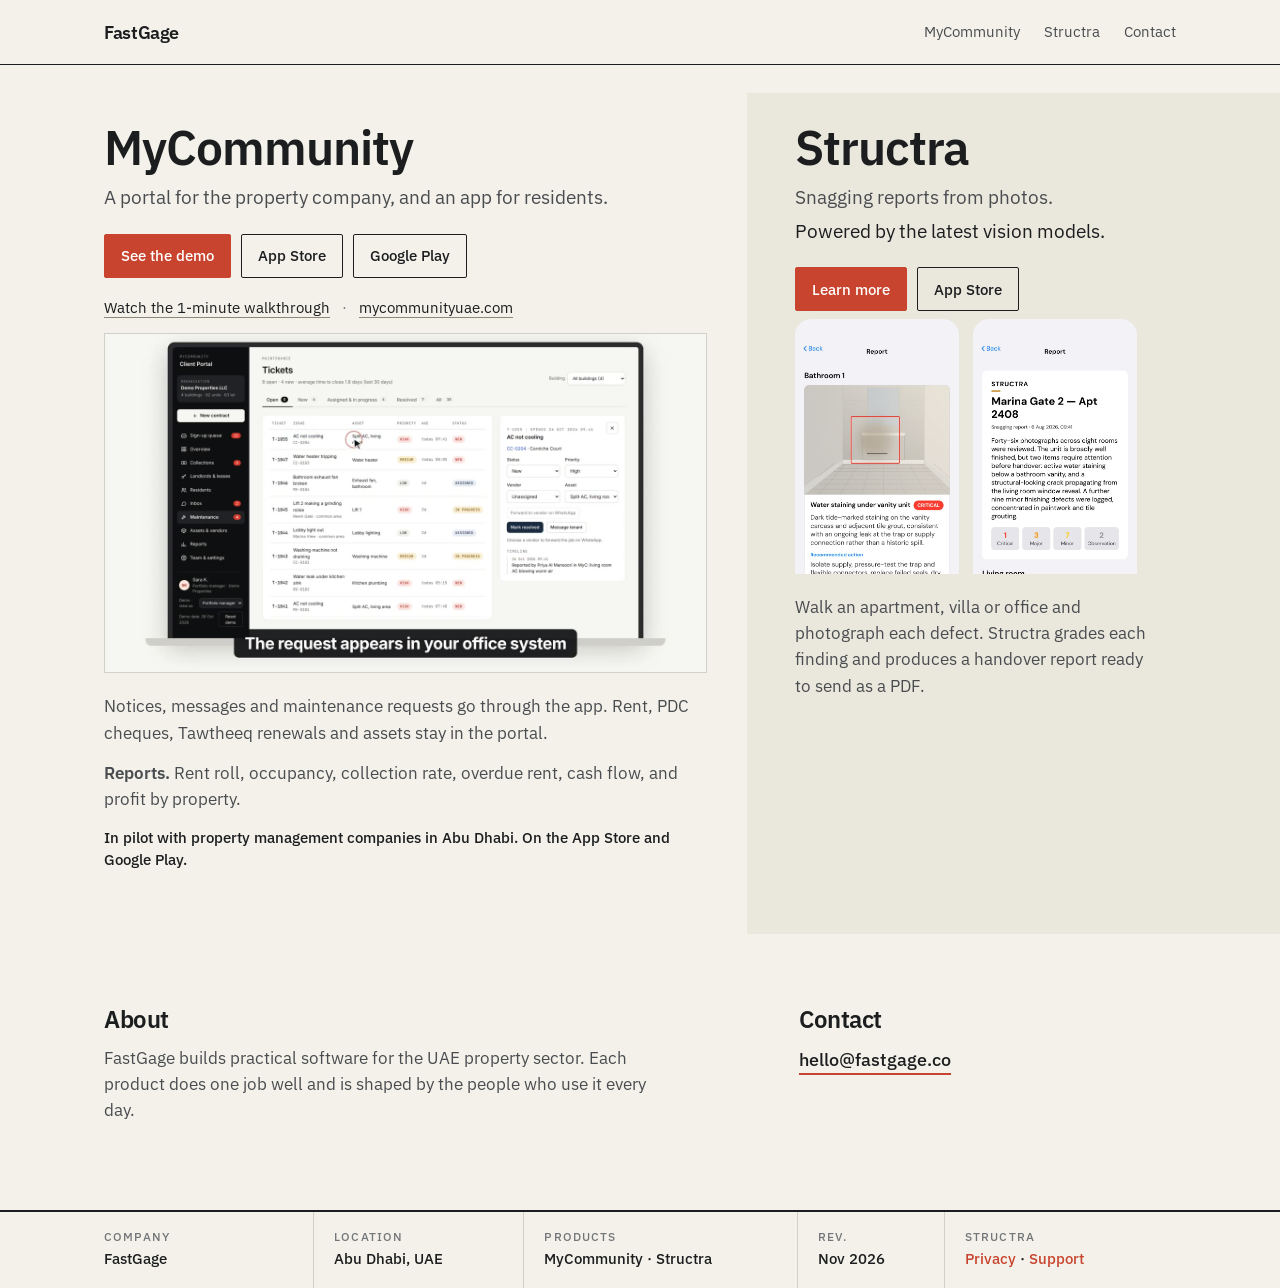
<file: index.html>
<!DOCTYPE html>
<html lang="en">
<head>
  <meta charset="UTF-8">
  <meta name="viewport" content="width=device-width, initial-scale=1.0">
  <title>FastGage — software for property operations</title>
  <meta name="description" content="Focused software for property managers and inspectors in the UAE. Makers of MyCommunity and Structra.">
  <meta name="theme-color" content="#F3F1EA">
  <link rel="canonical" href="https://www.fastgage.co/">

  <meta property="og:type" content="website">
  <meta property="og:site_name" content="FastGage">
  <meta property="og:url" content="https://www.fastgage.co/">
  <meta property="og:title" content="FastGage — software for property operations">
  <meta property="og:description" content="Focused software for property managers and inspectors in the UAE. Makers of MyCommunity and Structra.">
  <meta name="twitter:card" content="summary">
  <meta name="twitter:title" content="FastGage — software for property operations">
  <meta name="twitter:description" content="Focused software for property managers and inspectors in the UAE. Makers of MyCommunity and Structra.">

  <link rel="preconnect" href="https://fonts.googleapis.com">
  <link rel="preconnect" href="https://fonts.gstatic.com" crossorigin>
  <link href="https://fonts.googleapis.com/css2?family=IBM+Plex+Sans:wght@400;500;600&display=swap" rel="stylesheet">
  <link rel="stylesheet" href="home.css">
  <style>
    .pair {
      display: grid;
      align-items: stretch;
      margin-top: 28px;
    }
    .pair .product {
      padding: 28px 0 48px;
      border-bottom: 0;
      min-width: 0;
    }
    #structra { background: var(--paper-2); }
    .pair .media { margin: 8px 0 20px; }
    .pair .frame { border: 0; background: transparent; padding: 0; }
    .pair .frame.phones {
      justify-content: flex-start;
      gap: 14px;
      padding: 0;
      background: transparent;
      overflow: hidden;
    }
    .pair .frame.phones img {
      width: min(46%, 168px);
      border: 0;
      border-radius: 16px 16px 0 0;
      box-shadow: none;
    }
    .pair .copy .vision {
      color: var(--ink);
      font-weight: 500;
      margin-bottom: 0;
    }
    #structra .line { margin-bottom: 4px; }
    .pair .copy p { max-width: none; }

    .reports { color: var(--ink); margin-top: 2px; }
    .reports b { font-weight: 600; }

    #mycommunity .status {
      color: var(--ink);
      font-weight: 500;
      margin-top: 8px;
    }

    @media (min-width: 860px) {
      .pair { grid-template-columns: 1.5fr 1fr; }
      #mycommunity { padding-right: 40px; }
      #structra { padding: 28px 24px 48px 48px; }
    }

    @media (max-width: 859px) {
      .pair { margin-top: 8px; }
      #structra { margin: 16px -24px 0; padding: 36px 24px 44px; }
    }

    .stage { position: relative; z-index: 0; }
    :root { --draw: #8C877A; }

    /* Red stays on buttons and one arc per side; links underline in warm grey. */
    .more a { text-decoration-color: var(--draw); }
    .pair .copy .vision { font-weight: 400; }

    /* The loop's own background is lighter than the page, so frame it on purpose. */
    #mycommunity .frame { border: 1px solid var(--line); background: #F6F7F2; }
    #mycommunity .frame video { background: #F6F7F2; }

    .field, .skyline { display: none; pointer-events: none; }
    @media (min-width: 860px) {
      .field {
        display: block;
        position: absolute;
        z-index: -1;
        top: 0;
        right: 0;
        bottom: 0;
        left: calc((100% - min(100%, 1120px)) / 2 + 24px + (min(100%, 1120px) - 48px) * 0.6);
        background: var(--paper-2);
      }
    }
    /* Line-drawn elevations and construction arcs in the side margins. */
    .skyline { fill: none; stroke-width: 1; stroke-linecap: round; }
    .skyline * { vector-effect: non-scaling-stroke; }
    .skyline .bldg { stroke: var(--draw); stroke-width: 1.5; }
    .skyline .floors { stroke: var(--draw); opacity: 0.5; }
    .skyline .arc { stroke: var(--draw); opacity: 0.7; }
    .skyline .arc.dash { stroke-dasharray: 2 6; }
    .skyline .arc.red { stroke: var(--red); opacity: 0.6; }
    @media (min-width: 1440px) {
      .skyline {
        display: block;
        position: absolute;
        z-index: -1;
        top: 0;
        width: min(calc((100% - var(--max)) / 2), 340px);
        height: 100%;
      }
      .skyline.left { right: calc(50% + var(--max) / 2); }
      .skyline.right { left: calc(50% + var(--max) / 2); }
    }
  </style>
</head>
<body>
  <header class="nav">
    <div class="wrap nav-inner">
      <a class="logo" href="/">FastGage</a>
      <nav aria-label="Primary">
        <a href="#mycommunity">MyCommunity</a>
        <a href="#structra">Structra</a>
        <a href="#contact">Contact</a>
      </nav>
    </div>
  </header>

  <main id="top">
    <div class="stage">
    <div class="field" aria-hidden="true"></div>
    <svg class="skyline left" viewBox="0 0 300 900" preserveAspectRatio="xMaxYMax meet" aria-hidden="true">
      <path class="arc dash" d="M10 860A290 290 0 0 1 300 570"/>
      <path class="arc" d="M-80 860A380 380 0 0 1 300 480"/>
      <path class="arc red" d="M-170 860A470 470 0 0 1 300 390"/>
      <path class="floors" d="M100 300V860M130 300V860M70 330H160M70 360H160M70 390H160M70 420H160M70 450H160M70 480H160M70 510H160M70 540H160M70 570H160M70 600H160M70 630H160M70 660H160M70 690H160M70 720H160M70 750H160M70 780H160M70 810H160M70 840H160M160 630H250M160 660H250M160 690H250M160 720H250M160 750H250M160 780H250M160 810H250M160 840H250M190 600V860M220 600V860M20 750H70M20 780H70M20 810H70"/>
      <path class="bldg" d="M70 860V300H85V250H145V300H160V860M115 250V170M160 860V600H250V860M70 860V720H20V860M0 860H300"/>
    </svg>
    <svg class="skyline right" viewBox="0 0 300 900" preserveAspectRatio="xMinYMax meet" aria-hidden="true">
      <path class="arc dash" d="M0 500A360 360 0 0 1 360 860"/>
      <path class="arc" d="M0 420A440 440 0 0 1 440 860"/>
      <path class="arc red" d="M0 340A520 520 0 0 1 520 860"/>
      <path class="floors" d="M185 380V860M150 410H220M150 440H220M150 470H220M150 500H220M150 530H220M150 560H220M150 590H220M150 620H220M150 650H220M150 680H220M150 710H220M150 740H220M150 770H220M150 800H220M150 830H220M220 590H285M220 620H285M220 650H285M220 680H285M220 710H285M220 740H285M220 770H285M220 800H285M220 830H285M242 560V860M263 560V860M90 790H150"/>
      <path class="bldg" d="M150 860V380H162V358H208V380H220V860M174 358V340H196V358M220 860V560H285V860M150 860V760H90V860M105 860V820A15 15 0 0 1 135 820V860M0 860H300"/>
    </svg>
    <div class="wrap pair">
      <section class="product" id="mycommunity" aria-labelledby="myc-heading">
        <div class="copy">
          <h2 id="myc-heading">MyCommunity</h2>
          <p class="line">A portal for the property company, and an app for residents.</p>
          <div class="actions">
            <a class="btn btn-primary" href="https://demo.mycommunityuae.com" rel="noopener">See the demo</a>
            <a class="btn" href="https://apps.apple.com/us/app/myc-res/id6772097989" rel="noopener">App Store</a>
            <a class="btn" href="https://play.google.com/store/apps/details?id=com.mycommunityuae.app" rel="noopener">Google Play</a>
          </div>
          <p class="more">
            <a href="assets/myc-walkthrough.mp4" data-video="assets/myc-walkthrough.mp4">Watch the 1-minute walkthrough</a>
            <span aria-hidden="true">·</span>
            <a href="https://mycommunityuae.com" rel="noopener">mycommunityuae.com</a>
          </p>
        </div>
        <figure class="media">
          <div class="frame">
            <video src="assets/myc-loop.mp4" poster="assets/myc-poster.jpg" autoplay muted loop playsinline preload="metadata" aria-label="A resident reports a repair in the app and the request appears in the management portal."></video>
          </div>
        </figure>
        <div class="copy">
          <p>Notices, messages and maintenance requests go through the app. Rent, PDC cheques, Tawtheeq renewals and assets stay in the portal.</p>
          <p class="reports"><b>Reports.</b> Rent roll, occupancy, collection rate, overdue rent, cash flow, and profit by property.</p>
          <p class="status">In pilot with property management companies in Abu Dhabi. On the App Store and Google Play.</p>
        </div>
      </section>

      <section class="product" id="structra" aria-labelledby="str-heading">
        <div class="copy">
          <h2 id="str-heading">Structra</h2>
          <p class="line">Snagging reports from photos.</p>
          <p class="line vision">Powered by the latest vision models.</p>
          <div class="actions">
            <a class="btn btn-primary" href="structra/">Learn more</a>
            <a class="btn" href="https://apps.apple.com/in/app/structra-inspect/id6795109088" rel="noopener">App Store</a>
          </div>
        </div>
        <figure class="media">
          <div class="frame phones">
            <img src="structra/assets/screen-findings.jpg" alt="A graded finding: water staining under a vanity unit, marked critical, with the defect boxed on the photo." width="645" height="1398" loading="lazy">
            <img src="structra/assets/screen-report.jpg" alt="Report summary for an apartment with findings counted by severity." width="645" height="1398" loading="lazy">
          </div>
        </figure>
        <div class="copy">
          <p>Walk an apartment, villa or office and photograph each defect. Structra grades each finding and produces a handover report ready to send as a PDF.</p>
        </div>
      </section>
    </div>
    </div>

    <section class="about" id="contact" aria-labelledby="about-heading">
      <div class="wrap about-grid">
        <div>
          <h2 id="about-heading">About</h2>
          <p>FastGage builds practical software for the UAE property sector. Each product does one job well and is shaped by the people who use it every day.</p>
        </div>
        <div>
          <h2>Contact</h2>
          <a class="mail" href="mailto:hello@fastgage.co">hello@fastgage.co</a>
        </div>
      </div>
    </section>
  </main>

  <footer class="titleblock">
    <div class="wrap tb-grid">
      <div><span>Company</span>FastGage</div>
      <div><span>Location</span>Abu Dhabi, UAE</div>
      <div><span>Products</span>MyCommunity · Structra</div>
      <div><span>Rev.</span>Nov 2026</div>
      <div class="tb-links"><span>Structra</span><a href="structra/privacy/">Privacy</a> · <a href="structra/support/">Support</a></div>
    </div>
  </footer>

  <dialog class="player" id="player" aria-label="MyCommunity walkthrough">
    <button class="close" type="button" aria-label="Close">&times;</button>
    <video controls playsinline preload="none"></video>
  </dialog>

  <script>
    (function () {
      var d = document.getElementById('player');
      if (!d || typeof d.showModal !== 'function') return;
      var v = d.querySelector('video');
      document.querySelectorAll('[data-video]').forEach(function (a) {
        a.addEventListener('click', function (e) {
          e.preventDefault();
          v.src = a.getAttribute('data-video');
          d.showModal();
          v.play().catch(function () {});
        });
      });
      function shut() { v.pause(); d.close(); }
      d.querySelector('.close').addEventListener('click', shut);
      d.addEventListener('click', function (e) { if (e.target === d) shut(); });
      d.addEventListener('close', function () { v.pause(); });
    })();
  </script>
</body>
</html>
</file>
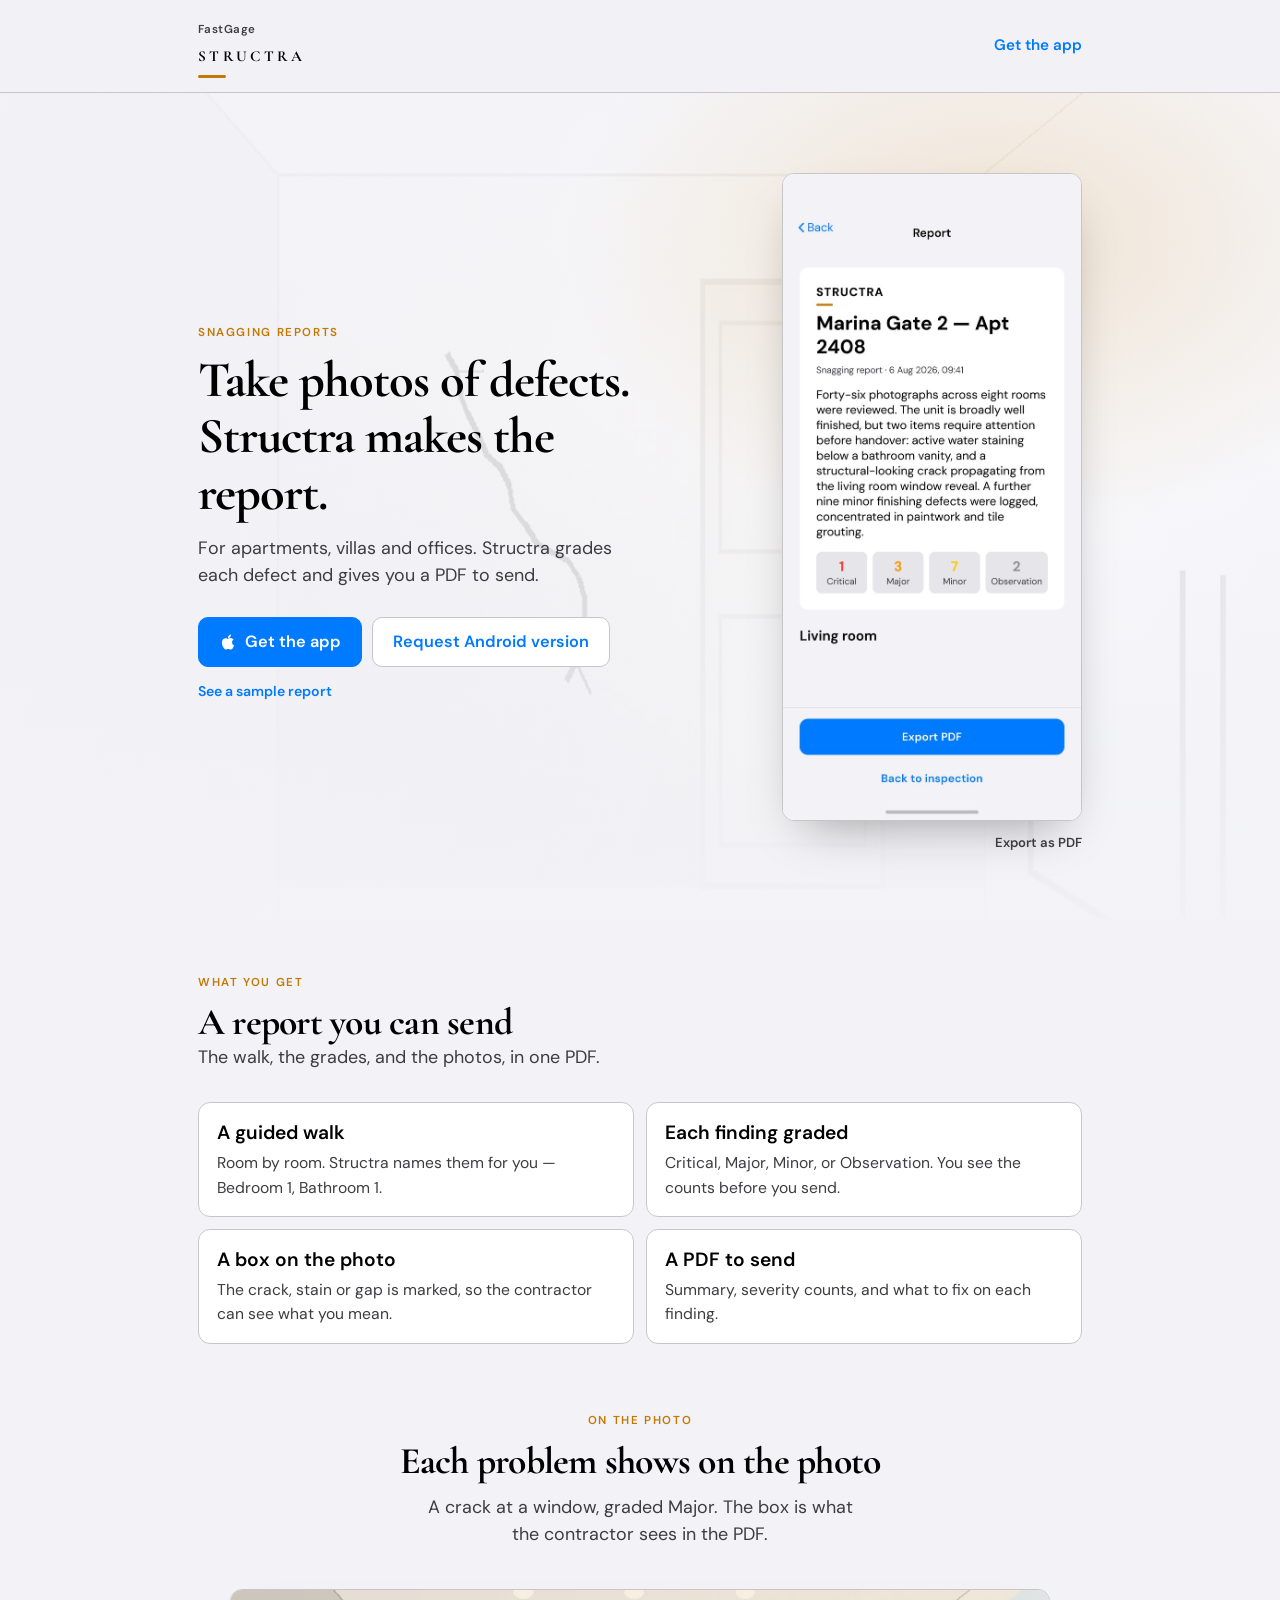
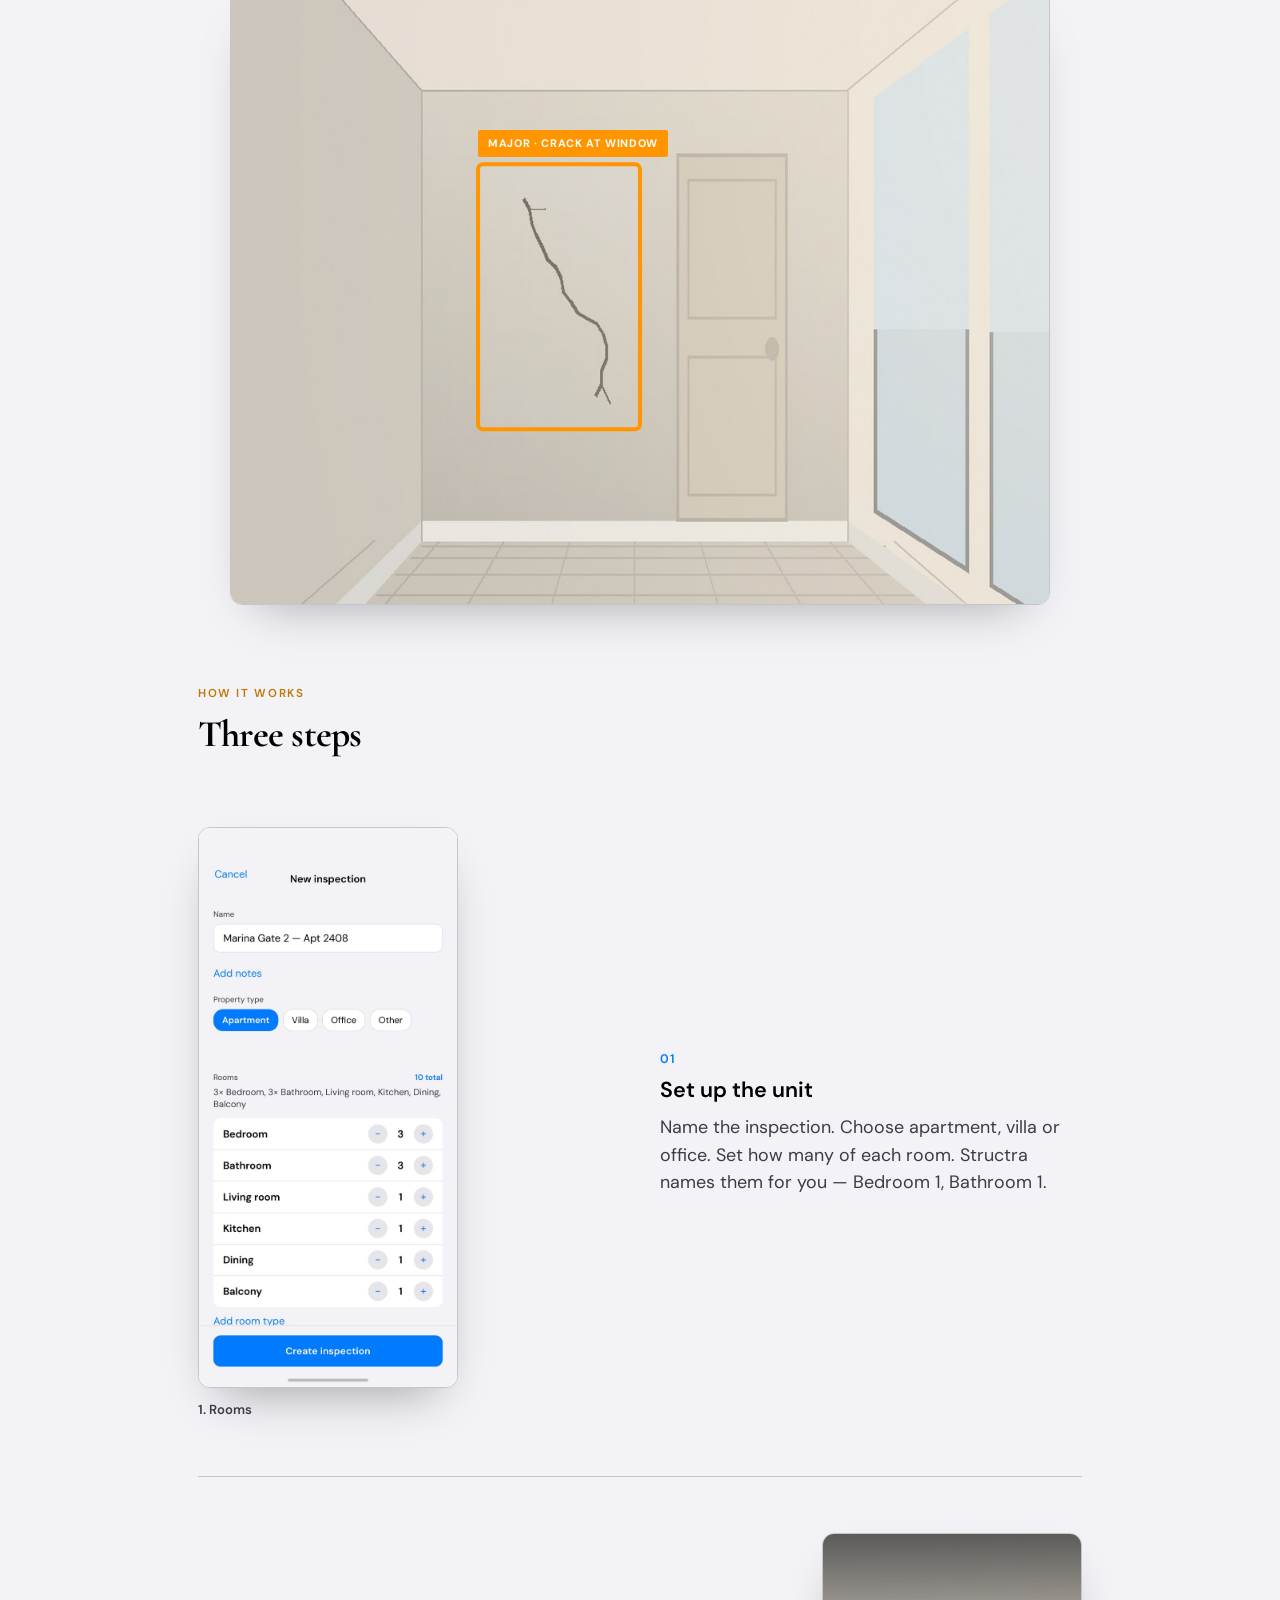
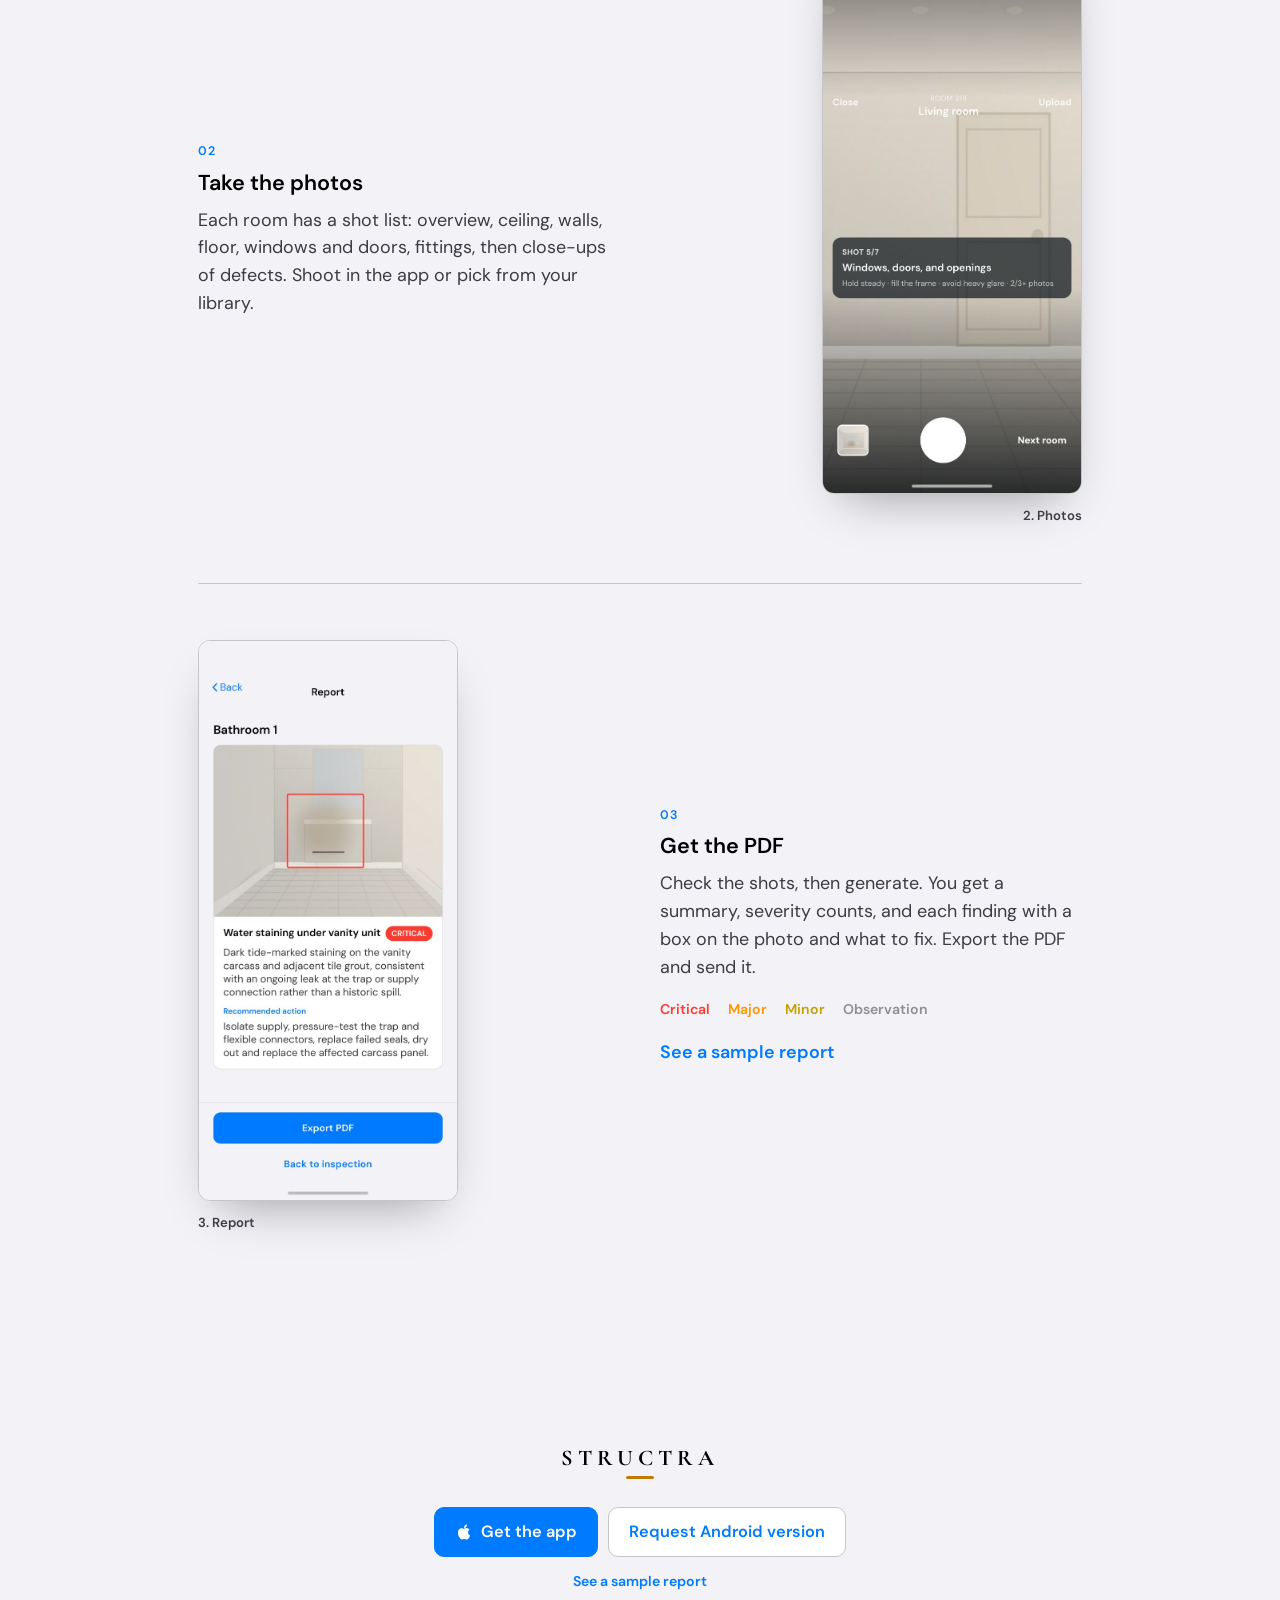
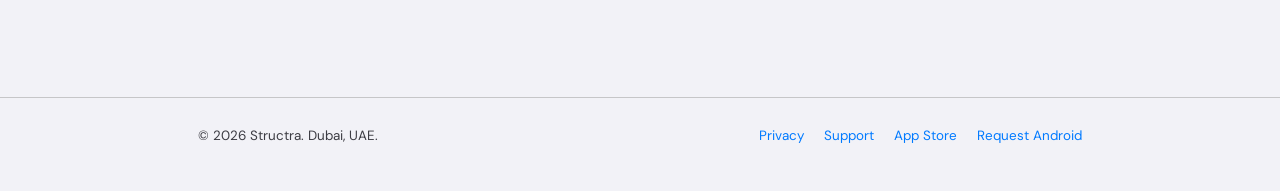
<file: site/index.html>
<!DOCTYPE html>
<html lang="en">
<head>
<meta charset="utf-8">
<meta name="viewport" content="width=device-width, initial-scale=1, viewport-fit=cover">
<title>Structra — snagging reports from photos</title>
<meta name="description" content="Walk an apartment, villa or office. Structra grades each defect and gives you a PDF to send.">
<meta name="theme-color" content="#F2F2F7">

<meta property="og:type" content="website">
<meta property="og:site_name" content="Structra">
<meta property="og:url" content="https://www.fastgage.co/structra/">
<meta property="og:title" content="Take photos of defects. Structra makes the report.">
<meta property="og:description" content="A snagging report from the photos you take. Graded findings, a box on each photo, and a PDF to send.">
<meta property="og:image" content="https://www.fastgage.co/structra/assets/og.png">
<meta property="og:image:width" content="1200">
<meta property="og:image:height" content="630">
<meta name="twitter:card" content="summary_large_image">
<meta name="twitter:title" content="Take photos of defects. Structra makes the report.">
<meta name="twitter:description" content="A snagging report from the photos you take. Graded findings, a box on each photo, and a PDF to send.">
<meta name="twitter:image" content="https://www.fastgage.co/structra/assets/og.png">

<link rel="preconnect" href="https://fonts.googleapis.com">
<link rel="preconnect" href="https://fonts.gstatic.com" crossorigin>
<link href="https://fonts.googleapis.com/css2?family=Cormorant+Garamond:wght@600;700&family=DM+Sans:wght@400;500;600;700&display=swap" rel="stylesheet">
<script>document.documentElement.classList.add('js');</script>

<style>
:root{
  --bg:#F2F2F7;
  --surface:#FFFFFF;
  --ink:#000000;
  --muted:#3C3C43;
  --tint:#007AFF;
  --accent:#C27803;
  --border:#C6C6C8;
  --critical:#FF3B30;
  --major:#FF9500;
  --minor:#C7A000;
  --observation:#8E8E93;
  --serif:'Cormorant Garamond',Georgia,serif;
  --sans:-apple-system,BlinkMacSystemFont,'SF Pro Text','DM Sans','Segoe UI',sans-serif;
  --pad:clamp(20px,5vw,48px);
  --maxw:980px;
  --radius:10px;
}
*{box-sizing:border-box;margin:0;padding:0}
html{scroll-behavior:smooth;-webkit-text-size-adjust:100%}
body{
  background:var(--bg); color:var(--ink); font-family:var(--sans);
  font-size:clamp(1.02rem,2.1vw,1.12rem); line-height:1.55;
  position:relative;
}
img{max-width:100%;height:auto;display:block}
a{color:inherit}
ul{list-style:none}

.grain{
  position:fixed;inset:0;z-index:-1;
  opacity:.14;pointer-events:none;mix-blend-mode:multiply;
  background-image:url("data:image/svg+xml,%3Csvg viewBox='0 0 200 200' xmlns='http://www.w3.org/2000/svg'%3E%3Cfilter id='n'%3E%3CfeTurbulence type='fractalNoise' baseFrequency='0.85' numOctaves='4' stitchTiles='stitch'/%3E%3C/filter%3E%3Crect width='100%25' height='100%25' filter='url(%23n)'/%3E%3C/svg%3E");
  background-size:180px 180px;
  animation:grain-shift 8s steps(6) infinite
}
@keyframes grain-shift{
  0%{transform:translate(0,0)}
  25%{transform:translate(-1.5%,1%)}
  50%{transform:translate(1%,-1.5%)}
  75%{transform:translate(-.5%,.5%)}
  100%{transform:translate(0,0)}
}

.wrap{max-width:var(--maxw);margin:0 auto;padding:0 var(--pad)}

h1,h2{font-family:var(--serif);font-weight:700;line-height:1.12;letter-spacing:-.02em}
h1{font-size:clamp(2.1rem,5.8vw,3.15rem)}
h2{font-size:clamp(1.7rem,4vw,2.35rem)}
h3{font-size:clamp(1.05rem,2.2vw,1.2rem);font-weight:600;line-height:1.25}
.lede{color:var(--muted);max-width:36ch;line-height:1.5}
.muted{color:var(--muted)}
p{max-width:42ch}
.eyebrow{
  font-size:.72rem;letter-spacing:.14em;text-transform:uppercase;font-weight:600;
  color:var(--accent);margin-bottom:10px
}

.parent{
  display:inline-block;margin-bottom:6px;
  font-family:var(--sans);font-size:.72rem;font-weight:600;
  letter-spacing:.04em;text-decoration:none;color:var(--muted)
}
.parent:hover{color:var(--tint)}
.mark{
  font-family:var(--serif);font-weight:700;letter-spacing:.22em;
  text-transform:uppercase;font-size:.95rem
}
.rule{width:28px;height:3px;background:var(--accent);border-radius:2px;margin-top:7px}

.site-nav{
  position:sticky;top:0;z-index:6;
  background:rgba(242,242,247,.78);
  backdrop-filter:saturate(180%) blur(16px);
  -webkit-backdrop-filter:saturate(180%) blur(16px);
  border-bottom:0.5px solid var(--border);
  padding:14px 0;
}
.site-nav .wrap{display:flex;align-items:center;justify-content:space-between;gap:16px}
.nav-app{
  color:var(--tint);text-decoration:none;font-weight:600;font-size:.95rem;
  white-space:nowrap
}
.nav-app:hover{opacity:.7}

.btn{
  display:inline-flex;align-items:center;justify-content:center;gap:8px;
  min-height:50px;padding:0 20px;border-radius:var(--radius);
  border:0.5px solid transparent;
  font-family:var(--sans);font-weight:600;font-size:1.02rem;
  text-decoration:none;cursor:pointer;text-align:center
}
.btn:hover{opacity:.88}
.btn-primary{background:var(--tint);border-color:var(--tint);color:#fff}
.btn-secondary{
  background:var(--surface);border-color:var(--border);color:var(--tint)
}
.btn svg{width:18px;height:18px;flex:none}
.cta-row{display:flex;flex-wrap:wrap;gap:10px;margin-top:28px}
.cta-note{margin-top:14px;font-size:.88rem;color:var(--muted);max-width:46ch}
@media(max-width:560px){
  .cta-row{flex-direction:column;align-items:stretch}
  .cta-row .btn{width:100%}
}

.hero{
  position:relative;overflow:hidden;
  padding:clamp(48px,8vw,80px) 0 clamp(40px,7vw,64px);
  min-height:min(88svh,860px);display:flex;align-items:center
}
.hero-plane{
  position:absolute;inset:0;z-index:0;overflow:hidden;pointer-events:none
}
.hero-plane img{
  width:100%;height:100%;object-fit:cover;object-position:center 42%;
  filter:grayscale(.28) contrast(.95) brightness(1.22) saturate(.55);
  transform:scale(1.06);
  animation:hero-push 22s ease-in-out infinite alternate
}
.hero-plane::after{
  content:"";position:absolute;inset:0;
  background:
    radial-gradient(700px 480px at 78% 18%, rgba(194,120,3,.16), transparent 62%),
    linear-gradient(105deg, rgba(242,242,247,.94) 0%, rgba(242,242,247,.78) 38%, rgba(242,242,247,.42) 68%, rgba(242,242,247,.7) 100%),
    linear-gradient(180deg, rgba(242,242,247,.2) 0%, transparent 36%, rgba(242,242,247,.92) 100%)
}
@keyframes hero-push{
  from{transform:scale(1.06) translate(0,0)}
  to{transform:scale(1.12) translate(-1.2%,.6%)}
}
.hero .wrap{
  position:relative;z-index:2;
  display:grid;gap:clamp(32px,6vw,56px);align-items:center
}
@media(min-width:860px){
  .hero .wrap{grid-template-columns:1.05fr .95fr}
}
.hero h1{margin-bottom:14px;max-width:15em}

.screen{
  width:min(100%,280px);margin:0 auto;
  border-radius:12px;overflow:hidden;
  border:0.5px solid var(--border);
  background:var(--surface);
  box-shadow:0 22px 48px -22px rgba(0,0,0,.38)
}
.screen img{width:100%}
@media(min-width:860px){
  .hero .screen{width:min(100%,300px);margin:0 0 0 auto}
}
.screen-label{
  margin-top:12px;font-size:.82rem;font-weight:600;color:var(--muted);
  text-align:center
}
@media(min-width:860px){
  .hero .screen-label{text-align:right}
}

.js .reveal{opacity:0;transform:translateY(16px);
        transition:opacity .55s ease,transform .55s ease}
.js .reveal.in{opacity:1;transform:none}
.js .reveal[data-d="1"]{transition-delay:.08s}

.gets{padding:clamp(36px,6vw,56px) 0 clamp(12px,3vw,20px)}
.gets h2{max-width:22ch}
.get-list{
  display:grid;gap:12px;
  margin-top:clamp(22px,4vw,32px)
}
@media(min-width:700px){
  .get-list{grid-template-columns:1fr 1fr}
}
.get-list li{
  background:var(--surface);
  border:0.5px solid var(--border);
  border-radius:12px;
  padding:18px 18px 16px
}
.get-list h3{margin-bottom:6px}
.get-list p{max-width:none;font-size:.98rem}

.how{padding:clamp(28px,5vw,40px) 0 clamp(48px,8vw,72px)}
.how-head{margin-bottom:clamp(8px,2vw,16px)}
.step{
  display:grid;gap:clamp(22px,4vw,40px);align-items:center;
  padding:clamp(36px,6vw,56px) 0
}
.step+.step{border-top:0.5px solid var(--border)}
@media(min-width:860px){
  .step{grid-template-columns:1fr 1fr}
  .step:nth-child(even) .step-media{order:-1}
  .step:nth-child(even) .screen{margin:0 auto 0 0}
  .step:nth-child(odd) .screen{margin:0 0 0 auto}
  .step:nth-child(even) .screen-label{text-align:left}
  .step:nth-child(odd) .screen-label{text-align:right}
}
.step-num{
  font-size:.78rem;font-weight:600;letter-spacing:.12em;text-transform:uppercase;
  color:var(--tint);margin-bottom:8px
}
.step h3{margin-bottom:10px;font-size:clamp(1.15rem,2.4vw,1.35rem)}
.step p{max-width:36ch}
.step-media .screen{width:min(100%,260px)}

.sev{
  display:flex;flex-wrap:wrap;gap:8px 18px;
  margin-top:18px
}
.sev span{font-size:.88rem;font-weight:600}
.sample-link{
  display:inline-block;margin-top:18px;color:var(--tint);
  font-weight:600;text-decoration:none
}
.sample-link:hover{opacity:.7}
.cta-note a{
  color:var(--tint);font-weight:600;text-decoration:none;white-space:nowrap
}
.cta-note a:hover{opacity:.7}

.evidence{padding:clamp(28px,6vw,48px) 0 clamp(28px,5vw,40px)}
.evidence-head{text-align:center;margin-bottom:clamp(24px,4vw,40px)}
.evidence-head h2{margin-bottom:12px}
.evidence-head p{margin:0 auto;max-width:38ch}
.shot{
  position:relative;max-width:820px;margin:0 auto;
  overflow:hidden;border:0.5px solid var(--border);border-radius:12px;
  background:var(--surface);
  box-shadow:0 24px 50px -28px rgba(0,0,0,.35)
}
.shot img{width:100%}
.shot svg{position:absolute;inset:0;width:100%;height:100%}
.shot rect{
  fill:rgba(255,255,255,.08);stroke:var(--major);stroke-width:5;rx:6;
  stroke-dasharray:1044;stroke-dashoffset:1044
}
.shot.in rect{transition:stroke-dashoffset 1.15s cubic-bezier(.5,0,.2,1) .2s;stroke-dashoffset:0}
.tag{
  position:absolute;background:var(--major);color:#fff;font-size:.68rem;font-weight:700;
  letter-spacing:.06em;text-transform:uppercase;padding:5px 10px;border-radius:2px;
  opacity:0;transform:translateY(6px);transition:all .45s ease 1.25s;white-space:nowrap
}
.shot.in .tag{opacity:1;transform:none}

.closing{text-align:center;padding:clamp(48px,8vw,80px) 0 clamp(72px,12vw,104px)}
.closing .mark{display:inline-block;font-size:clamp(1.15rem,2.6vw,1.4rem)}
.closing .rule{margin:0 auto 22px}
.closing .cta-row{justify-content:center}
.closing .cta-note{margin-left:auto;margin-right:auto}

footer{
  border-top:0.5px solid var(--border);padding:28px 0 44px;
  font-size:.84rem;color:var(--muted)
}
footer .wrap{
  display:flex;flex-wrap:wrap;gap:12px 24px;align-items:center;justify-content:space-between
}
footer a{text-decoration:none;color:var(--tint)}
footer a:hover{opacity:.7}
.foot-links{display:flex;gap:20px;flex-wrap:wrap}

@media(prefers-reduced-motion:reduce){
  html{scroll-behavior:auto}
  .js .reveal{opacity:1;transform:none;transition:none}
  .hero-plane img{animation:none;transform:scale(1.04)}
  .grain{animation:none}
  .shot rect{stroke-dashoffset:0}
  .tag{opacity:1;transform:none;transition:none}
}
</style>
</head>
<body>

<div class="grain" aria-hidden="true"></div>

<header class="site-nav">
  <div class="wrap">
    <div>
      <a class="parent" href="/">FastGage</a>
      <div class="mark">Structra</div>
      <div class="rule"></div>
    </div>
    <a class="nav-app"
       href="https://apps.apple.com/in/app/structra-inspect/id6795109088">Get the app</a>
  </div>
</header>

<section class="hero">
  <div class="hero-plane" aria-hidden="true">
    <img src="assets/evidence-crack.jpg" width="1000" height="750" alt="">
  </div>
  <div class="wrap">
    <div class="reveal">
      <div class="eyebrow">Snagging reports</div>
      <h1>Take photos of defects.<br>Structra makes the report.</h1>
      <p class="lede">
        For apartments, villas and offices. Structra grades each defect and gives you a PDF to send.
      </p>
      <div class="cta-row">
        <a class="btn btn-primary"
           href="https://apps.apple.com/in/app/structra-inspect/id6795109088">
          <svg viewBox="0 0 24 24" fill="currentColor" aria-hidden="true"><path d="M18.71 19.5c-.83 1.24-1.71 2.45-3.05 2.47-1.34.03-1.77-.79-3.29-.79-1.53 0-2 .77-3.27.82-1.31.05-2.3-1.32-3.14-2.53C4.25 17 2.94 12.45 4.7 9.39c.87-1.52 2.43-2.48 4.12-2.51 1.28-.02 2.5.87 3.29.87.78 0 2.26-1.07 3.81-.91.65.03 2.47.26 3.64 1.98-.09.06-2.17 1.28-2.15 3.81.03 3.02 2.65 4.03 2.68 4.04-.03.07-.42 1.44-1.38 2.83M13 3.5c.73-.83 1.94-1.46 2.94-1.5.13 1.17-.34 2.35-1.04 3.19-.69.85-1.83 1.51-2.95 1.42-.15-1.15.41-2.35 1.05-3.11z"/></svg>
          Get the app
        </a>
        <a class="btn btn-secondary"
           href="mailto:hello@fastgage.co?subject=Android%20version%20of%20Structra&amp;body=Hello%2C%0A%0AI%20would%20like%20the%20Android%20version%20of%20Structra.%0A%0A">
          Request Android version
        </a>
      </div>
      <p class="cta-note"><a href="assets/structra-sample-report.pdf" target="_blank" rel="noopener">See a sample report</a></p>
    </div>
    <div class="reveal" data-d="1">
      <div class="screen">
        <img src="assets/screen-report.jpg" width="645" height="1398"
             alt="Structra snagging report with summary and severity counts">
      </div>
      <div class="screen-label">Export as PDF</div>
    </div>
  </div>
</section>

<section class="gets">
  <div class="wrap">
    <div class="reveal">
      <div class="eyebrow">What you get</div>
      <h2>A report you can send</h2>
      <p class="lede">The walk, the grades, and the photos, in one PDF.</p>
    </div>
    <ul class="get-list reveal" data-d="1">
      <li>
        <h3>A guided walk</h3>
        <p class="muted">Room by room. Structra names them for you — Bedroom 1, Bathroom 1.</p>
      </li>
      <li>
        <h3>Each finding graded</h3>
        <p class="muted">Critical, Major, Minor, or Observation. You see the counts before you send.</p>
      </li>
      <li>
        <h3>A box on the photo</h3>
        <p class="muted">The crack, stain or gap is marked, so the contractor can see what you mean.</p>
      </li>
      <li>
        <h3>A PDF to send</h3>
        <p class="muted">Summary, severity counts, and what to fix on each finding.</p>
      </li>
    </ul>
  </div>
</section>

<section class="evidence">
  <div class="wrap">
    <div class="evidence-head reveal">
      <div class="eyebrow">On the photo</div>
      <h2>Each problem shows on the photo</h2>
      <p class="muted">
        A crack at a window, graded Major. The box is what the contractor sees in the PDF.
      </p>
    </div>

    <div class="shot" id="shot">
      <img src="assets/evidence-crack.jpg" width="1000" height="750"
           alt="Evidence photo of a diagonal crack at a window reveal" loading="lazy">
      <svg viewBox="0 0 1000 750" preserveAspectRatio="none" aria-hidden="true">
        <rect x="302" y="213" width="198" height="324"/>
      </svg>
      <div class="tag" style="left:30.2%;top:calc(28.4% - 34px)">
        Major · Crack at window
      </div>
    </div>
  </div>
</section>

<section class="how">
  <div class="wrap">
    <div class="how-head reveal">
      <div class="eyebrow">How it works</div>
      <h2>Three steps</h2>
    </div>

    <div class="step reveal">
      <div>
        <div class="step-num">01</div>
        <h3>Set up the unit</h3>
        <p class="muted">
          Name the inspection. Choose apartment, villa or office. Set how many of each room.
          Structra names them for you — Bedroom 1, Bathroom 1.
        </p>
      </div>
      <div class="step-media">
        <div class="screen">
          <img src="assets/screen-setup.jpg" width="645" height="1398"
               alt="Setting room counts for a new inspection" loading="lazy">
        </div>
        <div class="screen-label">1. Rooms</div>
      </div>
    </div>

    <div class="step reveal">
      <div>
        <div class="step-num">02</div>
        <h3>Take the photos</h3>
        <p class="muted">
          Each room has a shot list: overview, ceiling, walls, floor, windows and doors,
          fittings, then close-ups of defects. Shoot in the app or pick from your library.
        </p>
      </div>
      <div class="step-media">
        <div class="screen">
          <img src="assets/screen-capture.jpg" width="645" height="1398"
               alt="Guided capture checklist for the current room" loading="lazy">
        </div>
        <div class="screen-label">2. Photos</div>
      </div>
    </div>

    <div class="step reveal">
      <div>
        <div class="step-num">03</div>
        <h3>Get the PDF</h3>
        <p class="muted">
          Check the shots, then generate. You get a summary, severity counts, and each finding
          with a box on the photo and what to fix. Export the PDF and send it.
        </p>
        <div class="sev" aria-label="Severity levels">
          <span style="color:var(--critical)">Critical</span>
          <span style="color:var(--major)">Major</span>
          <span style="color:var(--minor)">Minor</span>
          <span style="color:var(--observation)">Observation</span>
        </div>
        <a class="sample-link" href="assets/structra-sample-report.pdf" target="_blank" rel="noopener">See a sample report</a>
      </div>
      <div class="step-media">
        <div class="screen">
          <img src="assets/screen-findings.jpg" width="645" height="1398"
               alt="A finding with evidence photo and recommended action" loading="lazy">
        </div>
        <div class="screen-label">3. Report</div>
      </div>
    </div>
  </div>
</section>

<section class="closing">
  <div class="wrap reveal">
    <div class="mark">Structra</div>
    <div class="rule"></div>
    <div class="cta-row">
      <a class="btn btn-primary"
         href="https://apps.apple.com/in/app/structra-inspect/id6795109088">
        <svg viewBox="0 0 24 24" fill="currentColor" aria-hidden="true"><path d="M18.71 19.5c-.83 1.24-1.71 2.45-3.05 2.47-1.34.03-1.77-.79-3.29-.79-1.53 0-2 .77-3.27.82-1.31.05-2.3-1.32-3.14-2.53C4.25 17 2.94 12.45 4.7 9.39c.87-1.52 2.43-2.48 4.12-2.51 1.28-.02 2.5.87 3.29.87.78 0 2.26-1.07 3.81-.91.65.03 2.47.26 3.64 1.98-.09.06-2.17 1.28-2.15 3.81.03 3.02 2.65 4.03 2.68 4.04-.03.07-.42 1.44-1.38 2.83M13 3.5c.73-.83 1.94-1.46 2.94-1.5.13 1.17-.34 2.35-1.04 3.19-.69.85-1.83 1.51-2.95 1.42-.15-1.15.41-2.35 1.05-3.11z"/></svg>
        Get the app
      </a>
      <a class="btn btn-secondary"
         href="mailto:hello@fastgage.co?subject=Android%20version%20of%20Structra&amp;body=Hello%2C%0A%0AI%20would%20like%20the%20Android%20version%20of%20Structra.%0A%0A">
        Request Android version
      </a>
    </div>
    <p class="cta-note"><a href="assets/structra-sample-report.pdf" target="_blank" rel="noopener">See a sample report</a></p>
  </div>
</section>

<footer>
  <div class="wrap">
    <div>© 2026 Structra. Dubai, UAE.</div>
    <div class="foot-links">
      <a href="/structra/privacy/">Privacy</a>
      <a href="/structra/support/">Support</a>
      <a href="https://apps.apple.com/in/app/structra-inspect/id6795109088">App Store</a>
      <a href="mailto:hello@fastgage.co?subject=Android%20version%20of%20Structra&amp;body=Hello%2C%0A%0AI%20would%20like%20the%20Android%20version%20of%20Structra.%0A%0A">Request Android</a>
    </div>
  </div>
</footer>

<script>
(function(){
  var reduce = window.matchMedia('(prefers-reduced-motion: reduce)').matches;
  var targets = document.querySelectorAll('.reveal, #shot');
  if (reduce || !('IntersectionObserver' in window)) {
    targets.forEach(function(el){ el.classList.add('in'); });
    return;
  }
  var io = new IntersectionObserver(function(entries){
    entries.forEach(function(e){
      if (!e.isIntersecting) return;
      e.target.classList.add('in');
      io.unobserve(e.target);
    });
  }, { threshold: 0.16, rootMargin: '0px 0px -6% 0px' });
  targets.forEach(function(el){ io.observe(el); });
})();
</script>
</body>
</html>
</file>
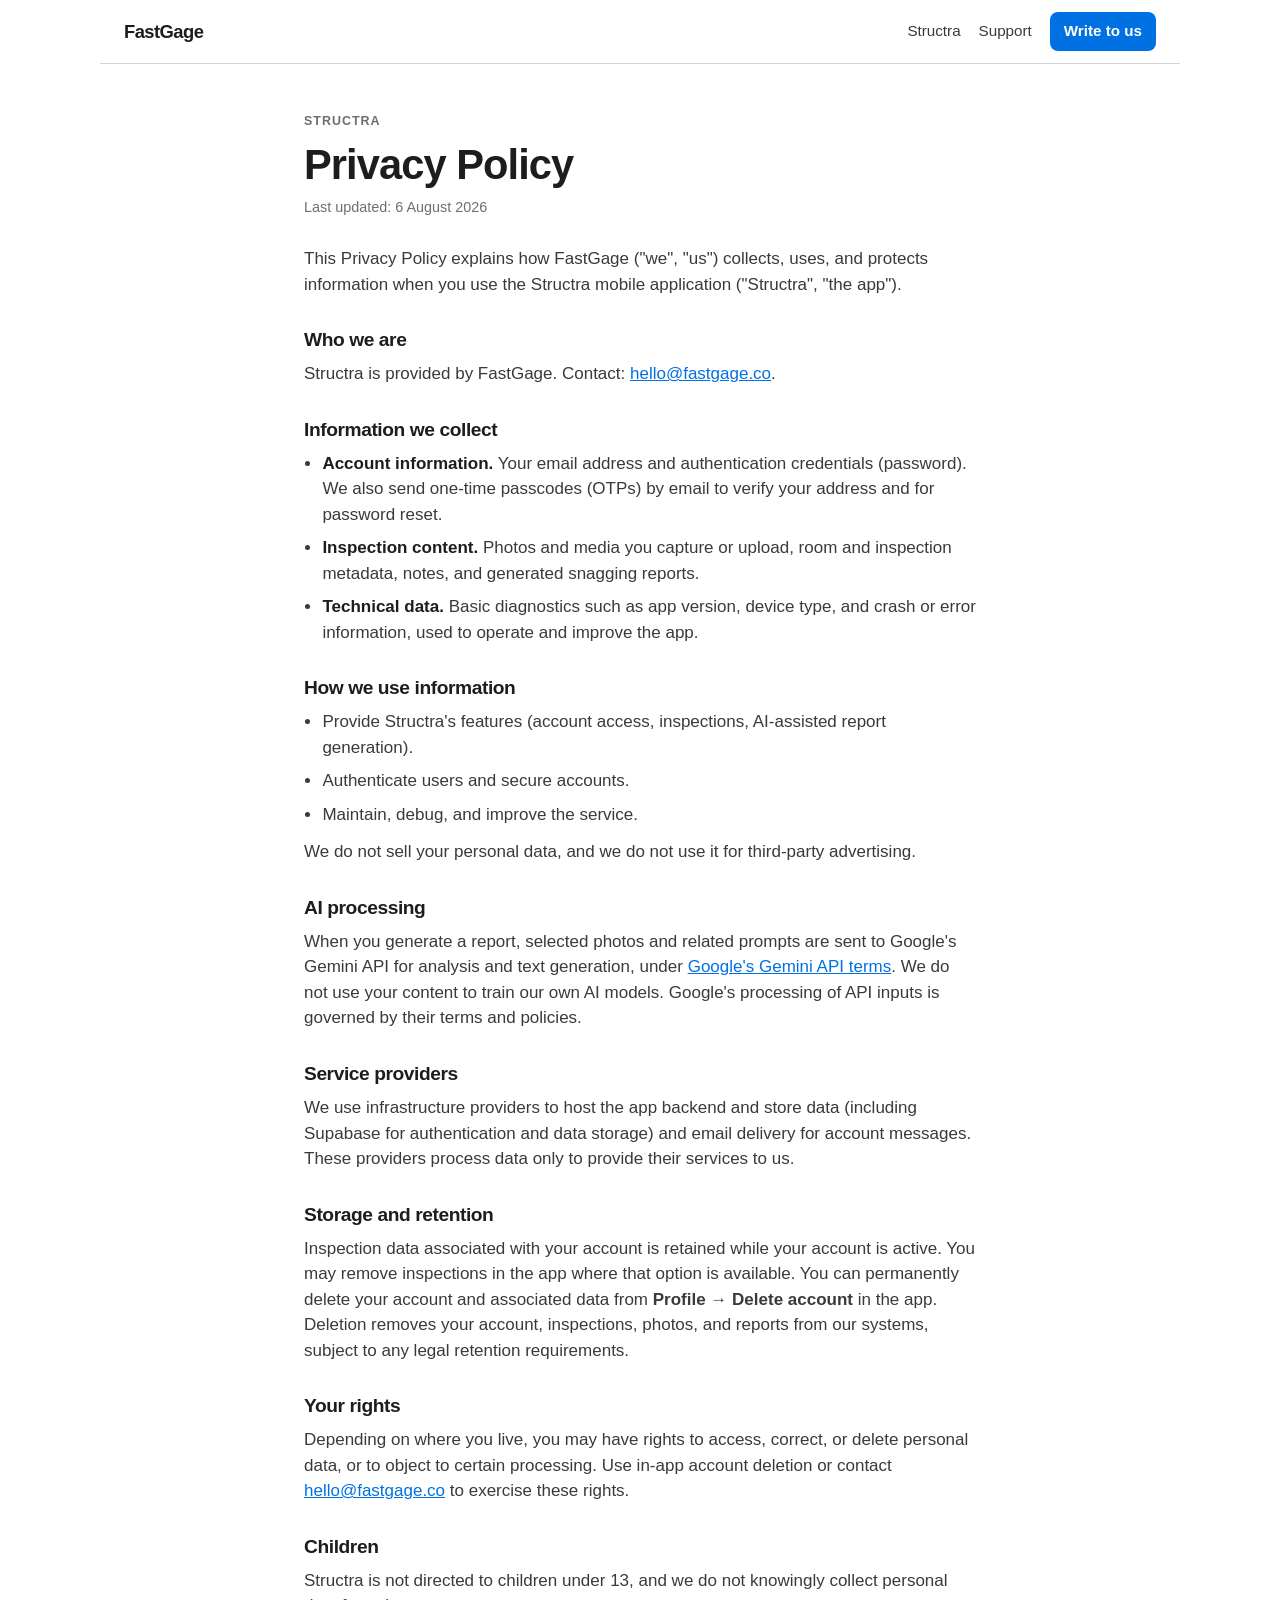
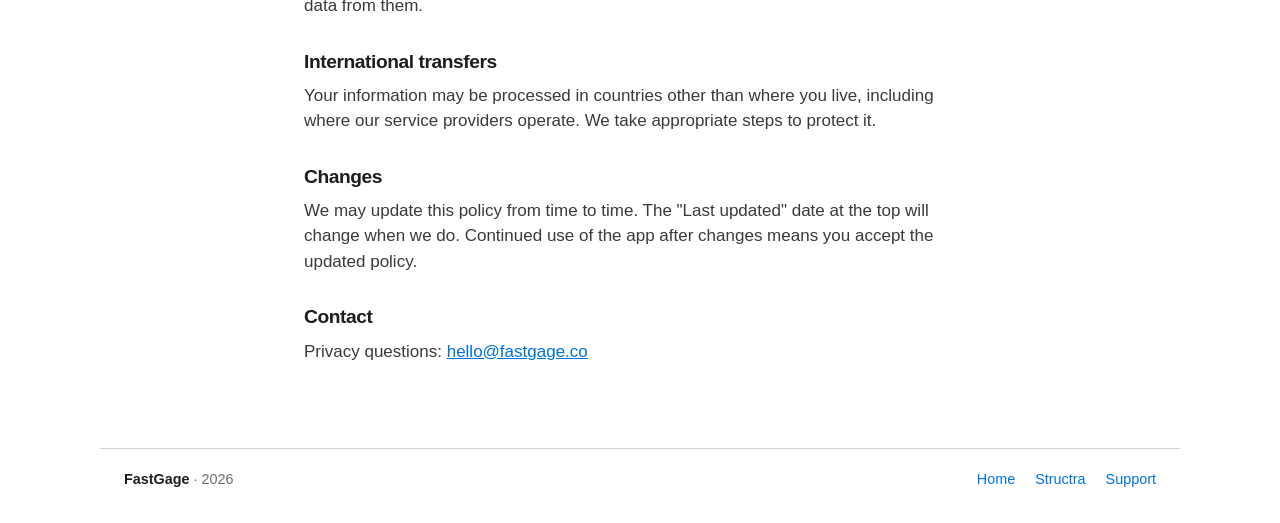
<file: structra/privacy/index.html>
<!DOCTYPE html>
<html lang="en">
<head>
  <meta charset="UTF-8">
  <meta name="viewport" content="width=device-width, initial-scale=1.0">
  <title>Privacy Policy &mdash; Structra</title>
  <meta name="description" content="Privacy policy for Structra by FastGage.">
  <link rel="stylesheet" href="../../style.css">
</head>
<body>
  <div class="grain" aria-hidden="true"></div>

  <header class="site-bar">
    <a class="brand" href="../../">FastGage</a>
    <nav>
      <a href="../">Structra</a>
      <a href="../support/">Support</a>
      <a class="cta" href="mailto:hello@fastgage.co">Write to us</a>
    </nav>
  </header>

  <main class="page">
    <div class="prose">
      <p class="kicker">Structra</p>
      <h1>Privacy Policy</h1>
      <p class="meta">Last updated: 6 August 2026</p>

      <p>This Privacy Policy explains how FastGage ("we", "us") collects, uses, and protects information when you use the Structra mobile application ("Structra", "the app").</p>

      <h2>Who we are</h2>
      <p>Structra is provided by FastGage. Contact: <a href="mailto:hello@fastgage.co">hello@fastgage.co</a>.</p>

      <h2>Information we collect</h2>
      <ul>
        <li><strong>Account information.</strong> Your email address and authentication credentials (password). We also send one-time passcodes (OTPs) by email to verify your address and for password reset.</li>
        <li><strong>Inspection content.</strong> Photos and media you capture or upload, room and inspection metadata, notes, and generated snagging reports.</li>
        <li><strong>Technical data.</strong> Basic diagnostics such as app version, device type, and crash or error information, used to operate and improve the app.</li>
      </ul>

      <h2>How we use information</h2>
      <ul>
        <li>Provide Structra's features (account access, inspections, AI-assisted report generation).</li>
        <li>Authenticate users and secure accounts.</li>
        <li>Maintain, debug, and improve the service.</li>
      </ul>
      <p>We do not sell your personal data, and we do not use it for third-party advertising.</p>

      <h2>AI processing</h2>
      <p>When you generate a report, selected photos and related prompts are sent to Google's Gemini API for analysis and text generation, under <a href="https://ai.google.dev/gemini-api/terms" rel="noopener">Google's Gemini API terms</a>. We do not use your content to train our own AI models. Google's processing of API inputs is governed by their terms and policies.</p>

      <h2>Service providers</h2>
      <p>We use infrastructure providers to host the app backend and store data (including Supabase for authentication and data storage) and email delivery for account messages. These providers process data only to provide their services to us.</p>

      <h2>Storage and retention</h2>
      <p>Inspection data associated with your account is retained while your account is active. You may remove inspections in the app where that option is available. You can permanently delete your account and associated data from <strong>Profile → Delete account</strong> in the app. Deletion removes your account, inspections, photos, and reports from our systems, subject to any legal retention requirements.</p>

      <h2>Your rights</h2>
      <p>Depending on where you live, you may have rights to access, correct, or delete personal data, or to object to certain processing. Use in-app account deletion or contact <a href="mailto:hello@fastgage.co">hello@fastgage.co</a> to exercise these rights.</p>

      <h2>Children</h2>
      <p>Structra is not directed to children under 13, and we do not knowingly collect personal data from them.</p>

      <h2>International transfers</h2>
      <p>Your information may be processed in countries other than where you live, including where our service providers operate. We take appropriate steps to protect it.</p>

      <h2>Changes</h2>
      <p>We may update this policy from time to time. The "Last updated" date at the top will change when we do. Continued use of the app after changes means you accept the updated policy.</p>

      <h2>Contact</h2>
      <p>Privacy questions: <a href="mailto:hello@fastgage.co">hello@fastgage.co</a></p>
    </div>
  </main>

  <footer class="page-foot">
    <div><span class="foot-brand">FastGage</span> · 2026</div>
    <div>
      <a href="../../">Home</a>
      <a href="../">Structra</a>
      <a href="../support/">Support</a>
    </div>
  </footer>
</body>
</html>
</file>
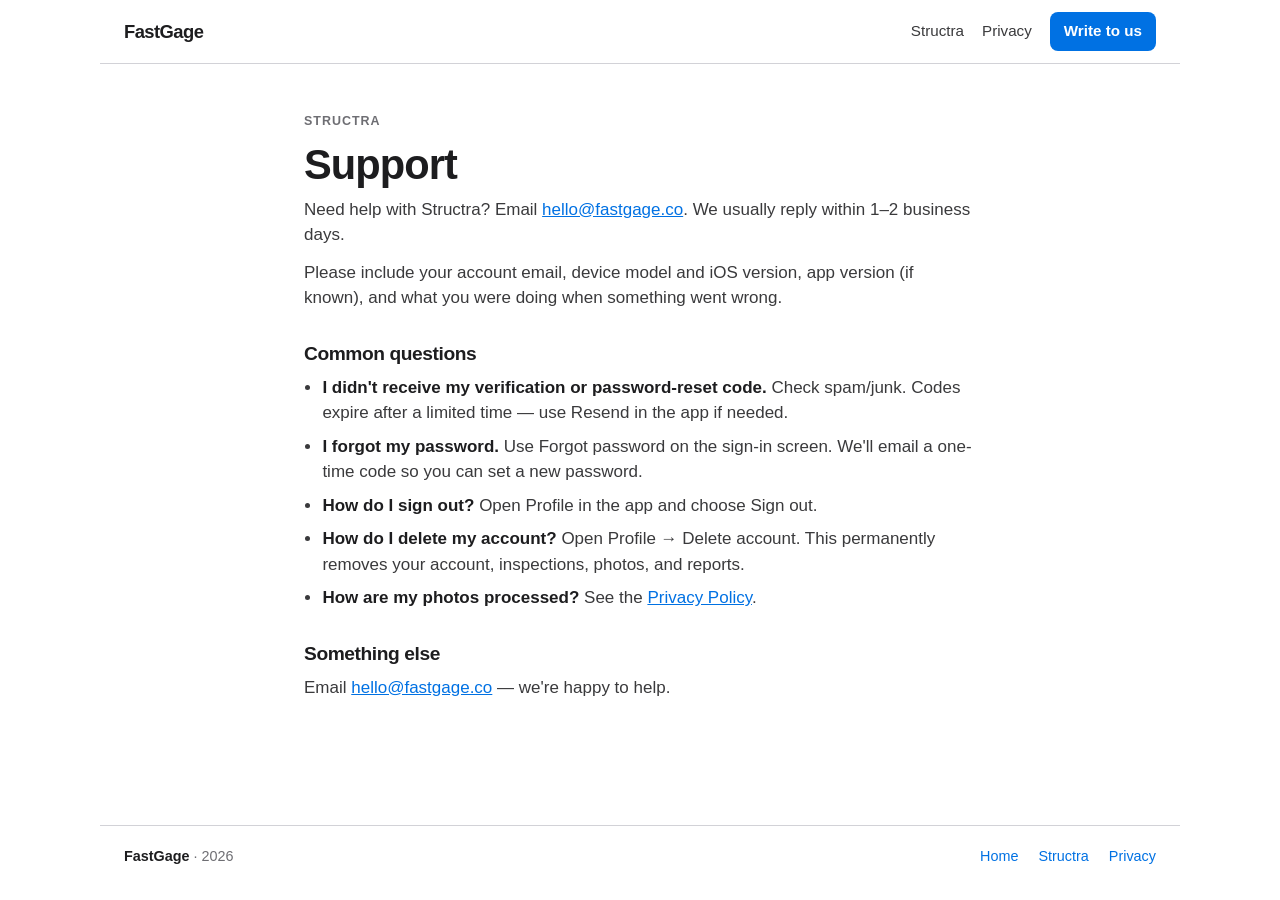
<file: structra/support/index.html>
<!DOCTYPE html>
<html lang="en">
<head>
  <meta charset="UTF-8">
  <meta name="viewport" content="width=device-width, initial-scale=1.0">
  <title>Support &mdash; Structra</title>
  <meta name="description" content="Get help with Structra by FastGage.">
  <link rel="stylesheet" href="../../style.css">
</head>
<body>
  <div class="grain" aria-hidden="true"></div>

  <header class="site-bar">
    <a class="brand" href="../../">FastGage</a>
    <nav>
      <a href="../">Structra</a>
      <a href="../privacy/">Privacy</a>
      <a class="cta" href="mailto:hello@fastgage.co">Write to us</a>
    </nav>
  </header>

  <main class="page">
    <div class="prose">
      <p class="kicker">Structra</p>
      <h1>Support</h1>
      <p>Need help with Structra? Email <a href="mailto:hello@fastgage.co">hello@fastgage.co</a>. We usually reply within 1–2 business days.</p>
      <p>Please include your account email, device model and iOS version, app version (if known), and what you were doing when something went wrong.</p>

      <h2>Common questions</h2>
      <ul>
        <li><strong>I didn't receive my verification or password-reset code.</strong> Check spam/junk. Codes expire after a limited time — use Resend in the app if needed.</li>
        <li><strong>I forgot my password.</strong> Use Forgot password on the sign-in screen. We'll email a one-time code so you can set a new password.</li>
        <li><strong>How do I sign out?</strong> Open Profile in the app and choose Sign out.</li>
        <li><strong>How do I delete my account?</strong> Open Profile → Delete account. This permanently removes your account, inspections, photos, and reports.</li>
        <li><strong>How are my photos processed?</strong> See the <a href="../privacy/">Privacy Policy</a>.</li>
      </ul>

      <h2>Something else</h2>
      <p>Email <a href="mailto:hello@fastgage.co">hello@fastgage.co</a> — we're happy to help.</p>
    </div>
  </main>

  <footer class="page-foot">
    <div><span class="foot-brand">FastGage</span> · 2026</div>
    <div>
      <a href="../../">Home</a>
      <a href="../">Structra</a>
      <a href="../privacy/">Privacy</a>
    </div>
  </footer>
</body>
</html>
</file>
<file: home.css>
:root {
  --paper: #F3F1EA;
  --paper-2: #EAE7DD;
  --ink: #1B1D1F;
  --soft: #4A4D50;
  --muted: #74777A;
  --line: #D3D0C6;
  --red: #C8442E;
  --red-dark: #A93722;
  --max: 1120px;
  --sans: "IBM Plex Sans", -apple-system, BlinkMacSystemFont, "Segoe UI", Helvetica, Arial, sans-serif;
}

* { box-sizing: border-box; }
html { scroll-behavior: smooth; }

body {
  margin: 0;
  background: var(--paper);
  color: var(--ink);
  font-family: var(--sans);
  font-size: 17px;
  line-height: 1.55;
  -webkit-font-smoothing: antialiased;
}

a { color: inherit; }
img, video { display: block; max-width: 100%; }
p { margin: 0 0 14px; }
h2 { margin: 0; font-weight: 600; letter-spacing: -0.02em; line-height: 1.1; }

.wrap { max-width: var(--max); margin: 0 auto; padding: 0 24px; }

/* header */
.nav {
  position: sticky; top: 0; z-index: 10;
  background: rgba(243, 241, 234, 0.92);
  backdrop-filter: blur(12px); -webkit-backdrop-filter: blur(12px);
  border-bottom: 1px solid var(--ink);
}
.nav-inner { display: flex; align-items: center; justify-content: space-between; gap: 20px; min-height: 64px; }
.logo { font-weight: 600; font-size: 1.15rem; letter-spacing: -0.02em; text-decoration: none; }
.nav nav { display: flex; gap: 24px; }
.nav nav a { text-decoration: none; font-size: 0.95rem; color: var(--soft); }
.nav nav a:hover { color: var(--ink); }

/* product sections */
.product { padding: 72px 0 80px; border-bottom: 1px solid var(--line); scroll-margin-top: 64px; }

.label {
  display: flex; align-items: center; gap: 14px;
  margin: 0 0 32px;
  font-size: 0.8rem; font-weight: 500; letter-spacing: 0.1em; text-transform: uppercase;
  color: var(--red);
}
.label span { color: var(--ink); font-weight: 600; }
.label::after { content: ""; flex: 1; height: 1px; background: var(--line); }

.product-grid { display: grid; gap: 40px; align-items: start; }

.copy h2 { font-size: clamp(2.2rem, 4.5vw, 3rem); margin-bottom: 8px; }
.copy .line { font-size: 1.2rem; margin-bottom: 18px; }
.copy p { color: var(--soft); max-width: 34rem; }
.copy .status { font-size: 0.92rem; color: var(--muted); margin-top: 6px; }

.actions { display: flex; flex-wrap: wrap; gap: 10px; margin-top: 22px; }

.btn {
  display: inline-flex; align-items: center; min-height: 44px; padding: 0 16px;
  border: 1px solid var(--ink); border-radius: 2px;
  font-size: 0.95rem; font-weight: 500; text-decoration: none; color: var(--ink);
  background: transparent;
}
.btn:hover { background: var(--paper-2); }
.btn-primary { background: var(--red); border-color: var(--red); color: #fff; }
.btn-primary:hover { background: var(--red-dark); border-color: var(--red-dark); }

.more { margin-top: 18px; font-size: 0.95rem; color: var(--muted) !important; }
.more a { color: var(--ink); text-decoration: underline; text-decoration-color: var(--red); text-underline-offset: 4px; }
.more a:hover { color: var(--red); }
.more span { margin: 0 8px; }

/* figures */
.media { margin: 0; }
.frame { border: 1px solid var(--ink); background: #fff; padding: 8px; }
.frame video { width: 100%; aspect-ratio: 16 / 9; object-fit: cover; background: var(--paper-2); }
.frame.phones {
  display: flex; justify-content: center; gap: 20px;
  padding: 28px 20px 0; background: var(--paper-2); overflow: hidden;
}
.frame.phones img {
  width: min(42%, 220px); height: auto;
  border-radius: 22px 22px 0 0; border: 1px solid var(--line); border-bottom: 0;
  box-shadow: 0 10px 30px rgba(27, 29, 31, 0.08);
  aspect-ratio: 645 / 1000; object-fit: cover; object-position: top;
}
figcaption { margin-top: 12px; font-size: 0.85rem; color: var(--muted); }
figcaption span { color: var(--red); font-weight: 600; margin-right: 10px; }

/* about / contact */
.about { padding: 72px 0; scroll-margin-top: 64px; }
.about-grid { display: grid; gap: 36px; }
.about h2 { font-size: 1.5rem; margin-bottom: 12px; }
.about p { color: var(--soft); max-width: 36rem; }
.mail { font-size: 1.15rem; font-weight: 500; text-decoration: none; border-bottom: 2px solid var(--red); padding-bottom: 2px; }
.mail:hover { color: var(--red); }

/* footer as drawing title block */
.titleblock { border-top: 2px solid var(--ink); background: var(--paper); }
.tb-grid { display: grid; grid-template-columns: repeat(2, 1fr); }
.tb-grid > div {
  padding: 14px 24px 16px; font-size: 0.92rem; font-weight: 500;
  border-bottom: 1px solid var(--line);
}
.tb-grid span {
  display: block; margin-bottom: 2px;
  font-size: 0.72rem; font-weight: 500; letter-spacing: 0.1em; text-transform: uppercase; color: var(--muted);
}
.tb-links a { text-decoration: none; color: var(--red); }
.tb-links a:hover { text-decoration: underline; }

/* video player */
.player { border: 0; padding: 0; background: #000; width: min(960px, 92vw); max-width: none; }
.player::backdrop { background: rgba(27, 29, 31, 0.8); }
.player video { width: 100%; height: auto; }
.player .close {
  position: absolute; top: 6px; right: 8px; z-index: 2;
  width: 40px; height: 40px; border: 0; border-radius: 2px;
  background: rgba(0, 0, 0, 0.55); color: #fff; font-size: 1.6rem; line-height: 1; cursor: pointer;
}

:focus-visible { outline: 2px solid var(--red); outline-offset: 3px; }

@media (min-width: 860px) {
  .product-grid { grid-template-columns: 0.85fr 1.15fr; gap: 56px; }
  .about-grid { grid-template-columns: 1.4fr 0.8fr; }
  .tb-grid { grid-template-columns: 1fr 1fr 1.3fr 0.7fr 1.1fr; }
  .tb-grid > div { border-bottom: 0; border-right: 1px solid var(--line); padding: 16px 20px 18px; }
  .tb-grid > div:first-child { padding-left: 0; }
  .tb-grid > div:last-child { border-right: 0; }
}

@media (max-width: 640px) {
  .nav nav { gap: 16px; }
  .nav nav a { font-size: 0.88rem; }
  .product { padding: 48px 0 56px; }
  .label { margin-bottom: 22px; }
  .tb-grid { padding: 0; }
  .tb-grid > div { padding: 12px 24px 14px; }
}

@media (prefers-reduced-motion: reduce) {
  html { scroll-behavior: auto; }
}
</file>
<file: style.css>
:root {
  --bg: #ffffff;
  --bg-soft: #f5f5f7;
  --ink: #1d1d1f;
  --ink-soft: #3a3a3c;
  --muted: #6e6e73;
  --line: #d2d2d7;
  --tint: #0071e3;
  --max: 1080px;
  --sans: -apple-system, BlinkMacSystemFont, "Segoe UI", Helvetica, Arial, sans-serif;
  --mono: var(--sans);
}

* { box-sizing: border-box; }

html { scroll-behavior: smooth; }

body {
  margin: 0;
  min-height: 100vh;
  display: flex;
  flex-direction: column;
  background: var(--bg);
  color: var(--ink);
  font-family: var(--sans);
  font-size: 17px;
  line-height: 1.5;
  -webkit-font-smoothing: antialiased;
}

main { flex: 1; }

img { max-width: 100%; height: auto; display: block; }

a { color: inherit; }

.wrap {
  max-width: var(--max);
  margin: 0 auto;
  padding: 0 24px;
}

h1, h2, h3 { font-weight: 650; letter-spacing: -0.022em; line-height: 1.15; }

h1 {
  margin: 0 0 16px;
  font-size: clamp(2.4rem, 5vw, 3.5rem);
  max-width: 16ch;
}

h2 {
  margin: 0 0 12px;
  font-size: clamp(1.6rem, 3vw, 2rem);
}

h3 {
  margin: 0 0 8px;
  font-size: 1.15rem;
}

p { margin: 0 0 12px; }

.eyebrow {
  margin: 0 0 12px;
  font-size: 0.78rem;
  font-weight: 600;
  letter-spacing: 0.08em;
  text-transform: uppercase;
  color: var(--muted);
}

.lede {
  margin: 0;
  max-width: 36rem;
  font-size: 1.2rem;
  line-height: 1.45;
  color: var(--ink-soft);
}

/* ---------- header ---------- */

.nav {
  position: sticky;
  top: 0;
  z-index: 5;
  background: rgba(255, 255, 255, 0.9);
  backdrop-filter: saturate(180%) blur(16px);
  -webkit-backdrop-filter: saturate(180%) blur(16px);
  border-bottom: 1px solid var(--line);
}

.nav-inner {
  display: flex;
  align-items: center;
  justify-content: space-between;
  gap: 20px;
  min-height: 64px;
}

.logo {
  font-weight: 700;
  font-size: 1.15rem;
  letter-spacing: -0.03em;
  text-decoration: none;
}

.nav nav {
  display: flex;
  align-items: center;
  gap: 22px;
}

.nav nav a {
  text-decoration: none;
  font-size: 0.95rem;
  color: var(--ink-soft);
}

.nav nav a:hover { color: var(--ink); }

/* ---------- buttons ---------- */

.cta-row {
  display: flex;
  flex-wrap: wrap;
  gap: 10px;
  margin-top: 28px;
}

.btn {
  display: inline-flex;
  align-items: center;
  justify-content: center;
  gap: 8px;
  min-height: 44px;
  padding: 0 18px;
  border-radius: 8px;
  border: 1px solid transparent;
  font: inherit;
  font-weight: 600;
  font-size: 0.98rem;
  text-decoration: none;
}

.btn svg { width: 16px; height: 16px; flex: none; }

.btn-primary { background: var(--tint); color: #fff; }

.btn-primary:hover { background: #0062c7; }

.btn-secondary {
  background: #fff;
  border-color: var(--line);
  color: var(--ink);
}

.btn-secondary:hover { background: var(--bg-soft); }

.btn:focus-visible,
.nav a:focus-visible,
.mail:focus-visible,
.site-foot a:focus-visible,
.site-bar a:focus-visible,
.prose a:focus-visible,
.action:focus-visible {
  outline: 2px solid var(--tint);
  outline-offset: 3px;
}

/* ---------- sections ---------- */

.hero { padding: 72px 0 64px; }

#about,
#contact { scroll-margin-top: 80px; }

.band {
  background: var(--bg-soft);
  padding: 72px 0;
}

.split {
  display: grid;
  gap: 40px;
}

.split p { max-width: 38rem; color: var(--ink-soft); }

.mail {
  display: inline-block;
  margin-top: 4px;
  font-size: 1.15rem;
  font-weight: 600;
  color: var(--tint);
  text-decoration: none;
}

.mail:hover { text-decoration: underline; }

.site-foot {
  border-top: 1px solid var(--line);
  padding: 28px 0 36px;
  color: var(--muted);
  font-size: 0.9rem;
}

.foot-inner {
  display: flex;
  flex-wrap: wrap;
  gap: 12px 28px;
  align-items: center;
  justify-content: space-between;
}

.site-foot p { margin: 0; }

.site-foot nav {
  display: flex;
  flex-wrap: wrap;
  gap: 8px 20px;
}

.site-foot a {
  color: var(--tint);
  text-decoration: none;
}

.site-foot a:hover { text-decoration: underline; }

@media (min-width: 800px) {
  .split { grid-template-columns: 1.4fr 0.8fr; align-items: start; }
}

/* ---------- privacy, support, 404 ---------- */

.grain { display: none; }

.site-bar {
  max-width: var(--max);
  margin: 0 auto;
  width: 100%;
  padding: 0 24px;
  min-height: 64px;
  display: flex;
  justify-content: space-between;
  align-items: center;
  gap: 16px;
  border-bottom: 1px solid var(--line);
}

.site-bar .brand {
  font-weight: 700;
  font-size: 1.15rem;
  letter-spacing: -0.03em;
  text-decoration: none;
  color: var(--ink);
}

.site-bar nav {
  display: flex;
  gap: 18px;
  align-items: center;
  flex-wrap: wrap;
}

.site-bar nav a {
  text-decoration: none;
  font-size: 0.95rem;
  color: var(--ink-soft);
}

.site-bar nav a:hover { color: var(--ink); }

.site-bar nav a.cta {
  background: var(--tint);
  color: #fff;
  padding: 8px 14px;
  border-radius: 8px;
  font-weight: 600;
}

.site-bar nav a.cta:hover { color: #fff; background: #0062c7; }

main.page {
  max-width: 720px;
  width: 100%;
  margin: 0 auto;
  padding: 48px 24px 72px;
}

.prose h1 {
  margin: 0 0 8px;
  max-width: none;
  font-size: clamp(2rem, 4vw, 2.6rem);
}

.prose .kicker {
  margin: 0 0 10px;
  font-size: 0.78rem;
  font-weight: 600;
  letter-spacing: 0.08em;
  text-transform: uppercase;
  color: var(--muted);
}

.prose .meta {
  margin: 0 0 28px;
  font-size: 0.9rem;
  color: var(--muted);
}

.prose h2 {
  margin: 32px 0 10px;
  font-size: 1.2rem;
}

.prose p,
.prose li { color: var(--ink-soft); }

.prose ul {
  padding-left: 1.15rem;
  margin: 0 0 12px;
}

.prose li { margin-bottom: 8px; }
.prose li strong { color: var(--ink); font-weight: 600; }
.prose a { color: var(--tint); }

.page-foot {
  max-width: var(--max);
  margin: 0 auto;
  width: 100%;
  padding: 20px 24px 32px;
  border-top: 1px solid var(--line);
  display: flex;
  justify-content: space-between;
  gap: 12px 24px;
  flex-wrap: wrap;
  font-size: 0.9rem;
  color: var(--muted);
}

.page-foot a {
  color: var(--tint);
  text-decoration: none;
  margin-left: 16px;
}

.page-foot a:first-child { margin-left: 0; }
.page-foot a:hover { text-decoration: underline; }

.page-foot .foot-brand {
  font-weight: 700;
  color: var(--ink);
}

.not-found {
  flex: 1;
  display: flex;
  flex-direction: column;
  justify-content: center;
  max-width: var(--max);
  margin: 0 auto;
  width: 100%;
  padding: 64px 24px;
}

.not-found h1 {
  margin: 0 0 8px;
  font-size: clamp(3rem, 10vw, 5rem);
  letter-spacing: -0.04em;
  line-height: 1;
}

.not-found p {
  margin: 0 0 24px;
  color: var(--muted);
}

.action {
  display: inline-flex;
  align-items: center;
  align-self: flex-start;
  min-height: 44px;
  padding: 0 18px;
  border-radius: 8px;
  background: var(--tint);
  color: #fff;
  font-weight: 600;
  text-decoration: none;
}

.action:hover { background: #0062c7; }

.action-mark { display: none; }

@media (max-width: 640px) {
  .hero { padding: 48px 0 40px; }
  .band { padding: 48px 0; }
  .site-bar { flex-wrap: wrap; padding-top: 14px; padding-bottom: 14px; }
}

@media (prefers-reduced-motion: reduce) {
  html { scroll-behavior: auto; }
}
</file>
